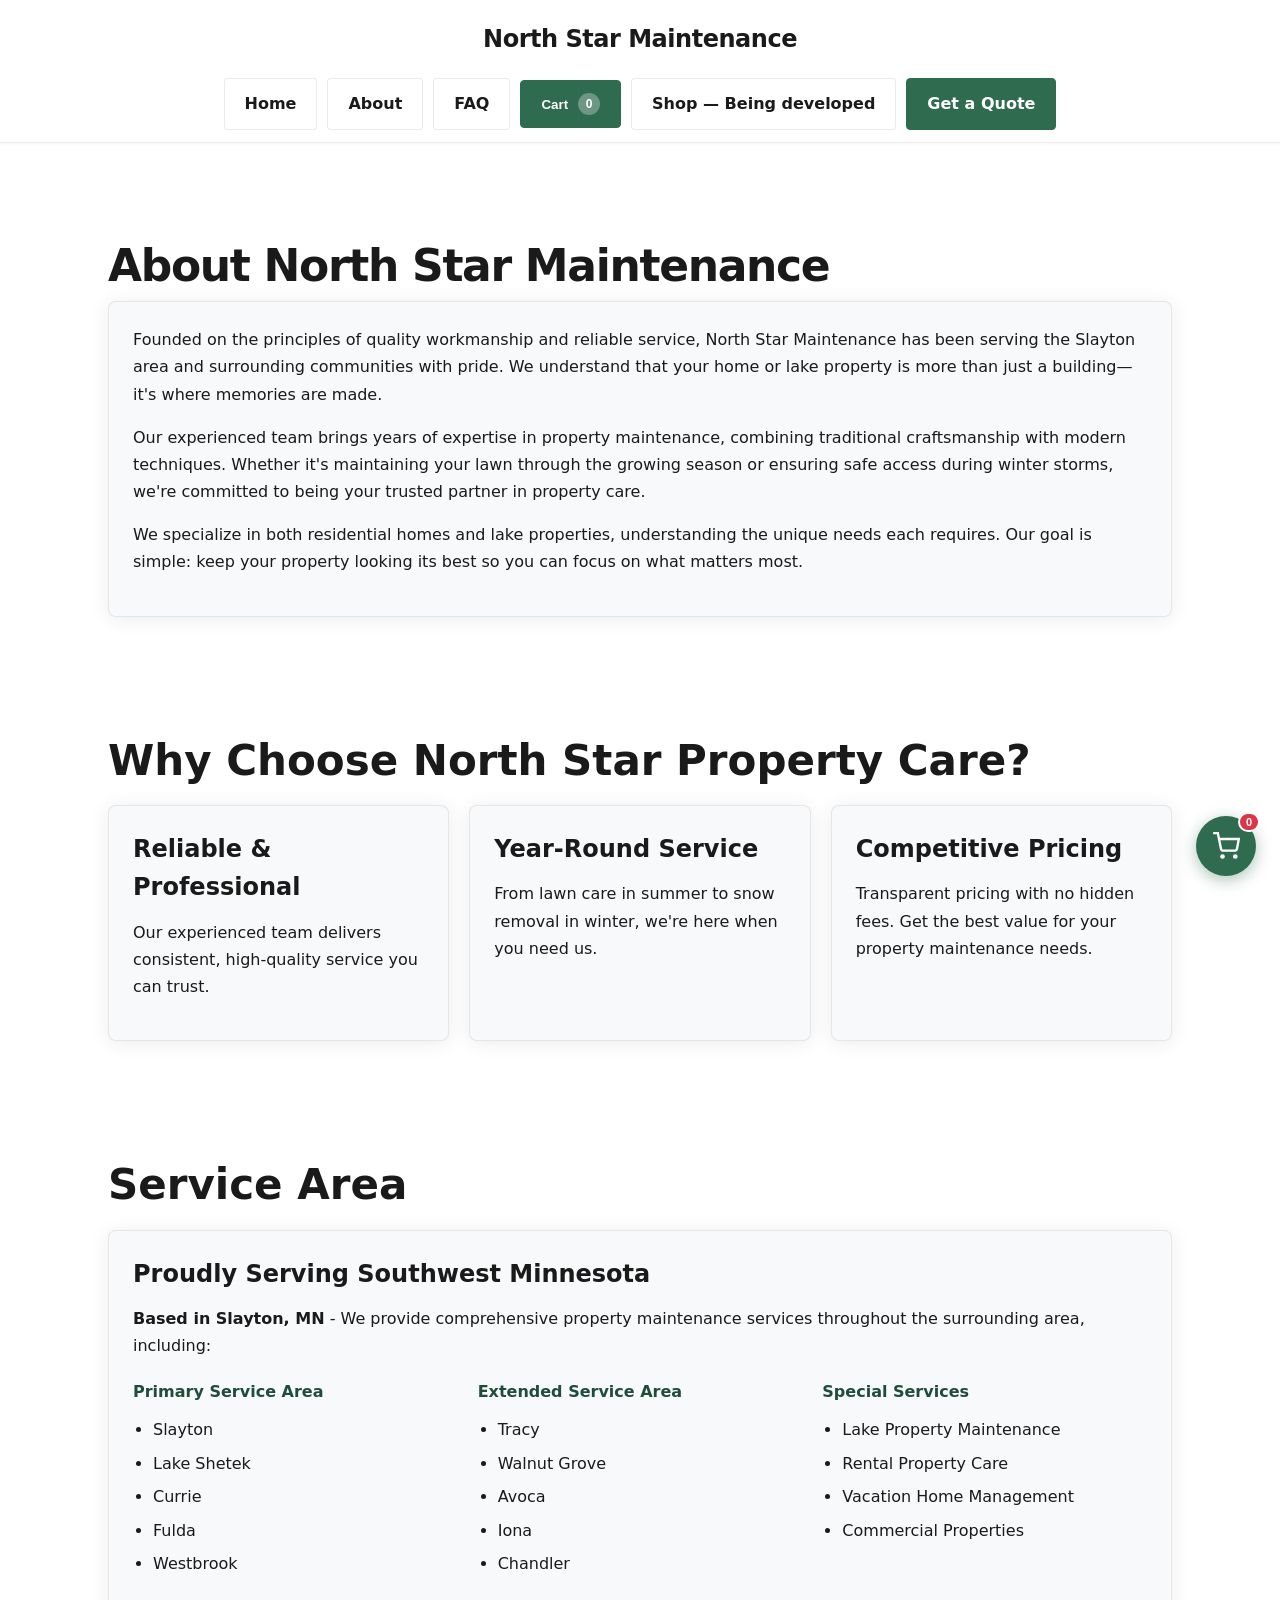
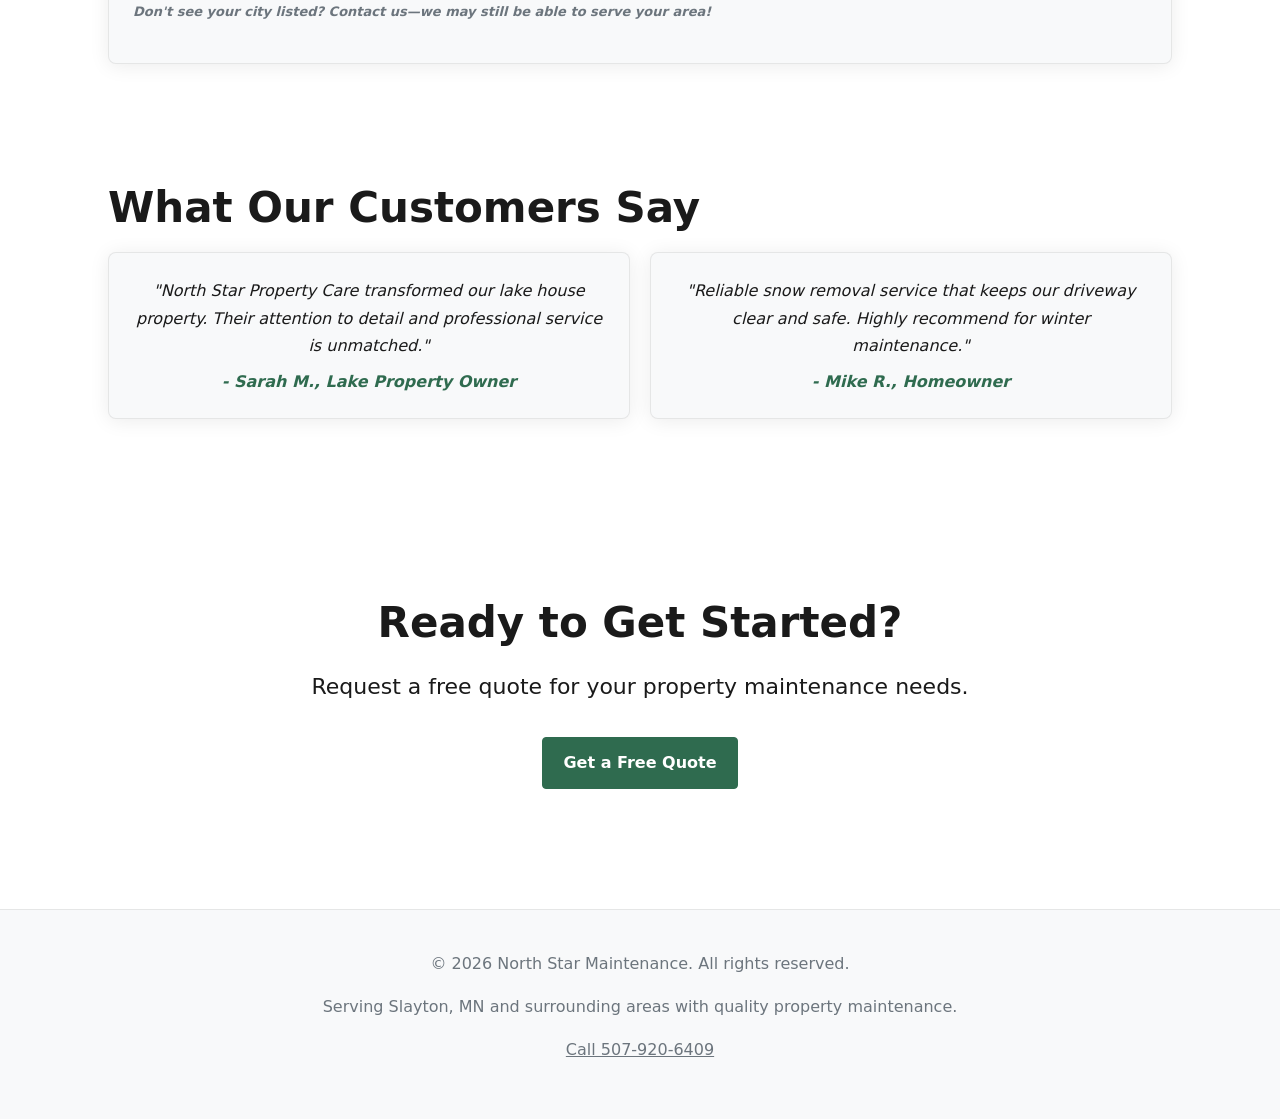
<file: about.html>
<!doctype html>
<html lang="en">
<head>
  <meta charset="utf-8" />
  <meta name="viewport" content="width=device-width,initial-scale=1,maximum-scale=5,user-scalable=yes" />
  <title>About - North Star Maintenance</title>

  <link rel="stylesheet" href="./styles.css">
</head>
<body>

<header class="nav">
  <div class="wrap nav-inner">
    <a class="brand" href="index.html">
      <span>North Star Maintenance</span>
    </a>
    <button class="mobile-menu-btn" id="mobileMenuBtn" aria-label="Toggle menu">
      <span></span>
      <span></span>
      <span></span>
    </button>
  </div>
  <div class="wrap">
    <div class="nav-actions" id="navActions">
      <a class="btn" href="index.html">Home</a>
      <a class="btn" href="about.html">About</a>
      <a class="btn" href="faq.html">FAQ</a>
      <button class="btn" id="cartBtn" type="button">
        Cart <span class="badge" id="cartCount">0</span>
      </button>
      <span class="btn disabled" title="Shop temporarily unavailable">Shop — Being developed</span>
      <a class="btn primary" href="index.html#services">Get a Quote</a>
    </div>
  </div>
</header>

<main class="wrap">
  <section style="margin-top: 40px;">
    <h1>About North Star Maintenance</h1>
    <div class="card">
      <p>Founded on the principles of quality workmanship and reliable service, North Star Maintenance has been serving the Slayton area and surrounding communities with pride. We understand that your home or lake property is more than just a building—it's where memories are made.</p>
      <p>Our experienced team brings years of expertise in property maintenance, combining traditional craftsmanship with modern techniques. Whether it's maintaining your lawn through the growing season or ensuring safe access during winter storms, we're committed to being your trusted partner in property care.</p>
      <p>We specialize in both residential homes and lake properties, understanding the unique needs each requires. Our goal is simple: keep your property looking its best so you can focus on what matters most.</p>
    </div>
  </section>

  <section id="why-choose">
    <h2>Why Choose North Star Property Care?</h2>
    <div class="grid3">
      <div class="card">
        <h3>Reliable & Professional</h3>
        <p>Our experienced team delivers consistent, high-quality service you can trust.</p>
      </div>
      <div class="card">
        <h3>Year-Round Service</h3>
        <p>From lawn care in summer to snow removal in winter, we're here when you need us.</p>
      </div>
      <div class="card">
        <h3>Competitive Pricing</h3>
        <p>Transparent pricing with no hidden fees. Get the best value for your property maintenance needs.</p>
      </div>
    </div>
  </section>

  <section id="service-area">
    <h2>Service Area</h2>
    <div class="card">
      <h3 style="margin-top:0">Proudly Serving Southwest Minnesota</h3>
      <p><strong>Based in Slayton, MN</strong> - We provide comprehensive property maintenance services throughout the surrounding area, including:</p>
      <div class="grid3" style="margin-top:20px">
        <div>
          <h4 style="color: var(--brand2); margin: 0 0 8px 0;">Primary Service Area</h4>
          <ul style="margin:0; padding-left: 20px;">
            <li>Slayton</li>
            <li>Lake Shetek</li>
            <li>Currie</li>
            <li>Fulda</li>
            <li>Westbrook</li>
          </ul>
        </div>
        <div>
          <h4 style="color: var(--brand2); margin: 0 0 8px 0;">Extended Service Area</h4>
          <ul style="margin:0; padding-left: 20px;">
            <li>Tracy</li>
            <li>Walnut Grove</li>
            <li>Avoca</li>
            <li>Iona</li>
            <li>Chandler</li>
          </ul>
        </div>
        <div>
          <h4 style="color: var(--brand2); margin: 0 0 8px 0;">Special Services</h4>
          <ul style="margin:0; padding-left: 20px;">
            <li>Lake Property Maintenance</li>
            <li>Rental Property Care</li>
            <li>Vacation Home Management</li>
            <li>Commercial Properties</li>
          </ul>
        </div>
      </div>
      <p style="margin-top:20px; font-style:italic;" class="muted">Don't see your city listed? Contact us—we may still be able to serve your area!</p>
    </div>
  </section>

  <section id="testimonials">
    <h2>What Our Customers Say</h2>
    <div class="grid2">
      <div class="card testimonial">
        <p>"North Star Property Care transformed our lake house property. Their attention to detail and professional service is unmatched."</p>
        <cite>- Sarah M., Lake Property Owner</cite>
      </div>
      <div class="card testimonial">
        <p>"Reliable snow removal service that keeps our driveway clear and safe. Highly recommend for winter maintenance."</p>
        <cite>- Mike R., Homeowner</cite>
      </div>
    </div>
  </section>

  <section id="contact-cta" style="text-align:center; margin: 60px 0;">
    <h2>Ready to Get Started?</h2>
    <p class="sub">Request a free quote for your property maintenance needs.</p>
    <a class="btn primary" href="index.html#services">Get a Free Quote</a>
  </section>
</main>

<footer class="footer">
  <div class="wrap">
    <p>&copy; 2026 North Star Maintenance. All rights reserved.</p>
    <p>Serving Slayton, MN and surrounding areas with quality property maintenance.</p>
    <p><a href="tel:507-920-6409">Call 507-920-6409</a></p>
  </div>
</footer>

<!-- Floating cart button -->
<button class="floating-cart" id="floatingCart" type="button">
  <svg width="24" height="24" viewBox="0 0 24 24" fill="none" stroke="currentColor" stroke-width="2">
    <circle cx="9" cy="21" r="1"/>
    <circle cx="20" cy="21" r="1"/>
    <path d="M1 1h4l2.68 13.39a2 2 0 0 0 2 1.61h9.72a2 2 0 0 0 2-1.61L23 6H6"/>
  </svg>
  <span class="floating-cart-badge" id="floatingCartCount">0</span>
</button>

<script src="./app.js"></script>
</body>
</html>
</file>
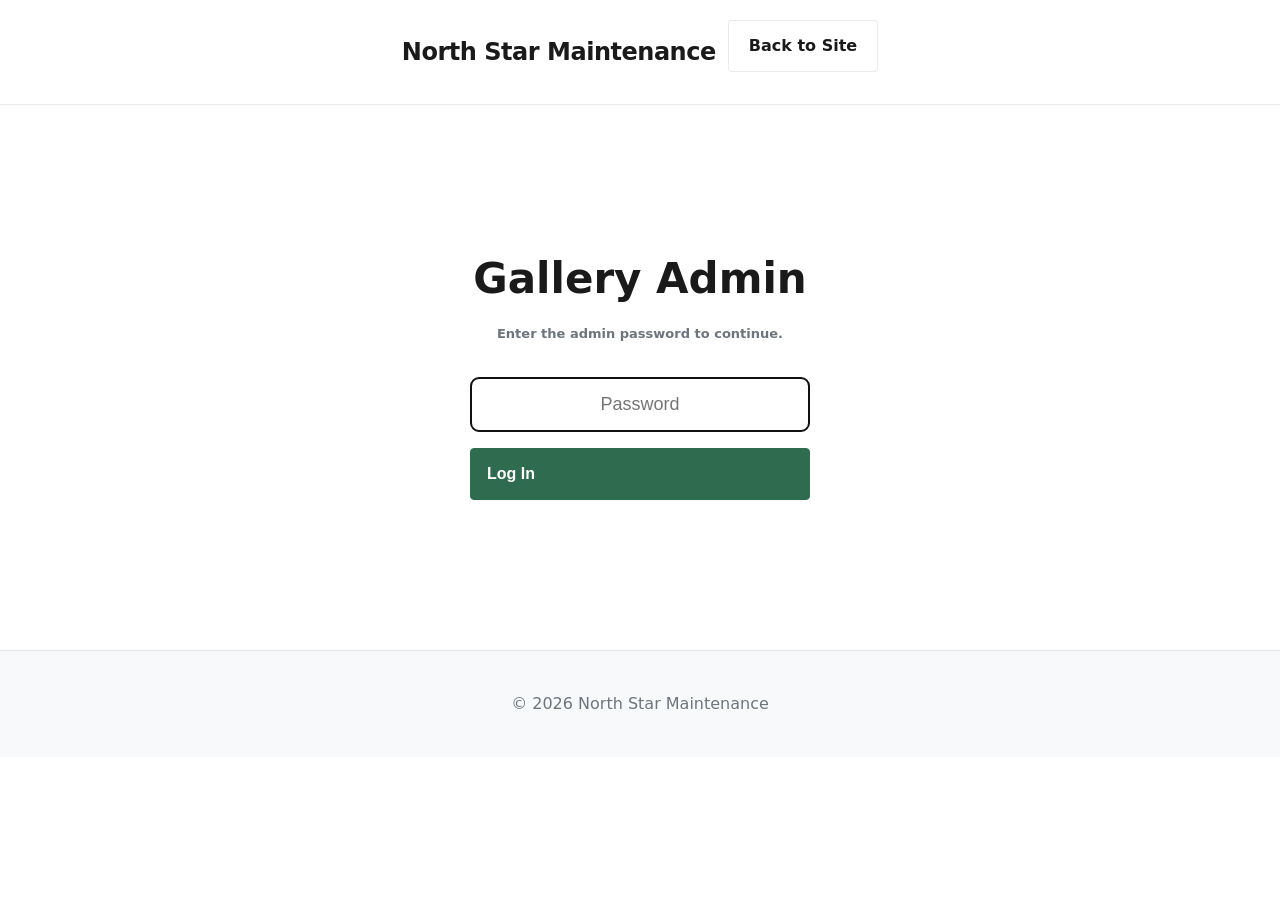
<file: admin.html>
<!doctype html>
<html lang="en">
<head>
  <meta charset="utf-8" />
  <meta name="viewport" content="width=device-width,initial-scale=1,maximum-scale=1" />
  <title>Gallery Admin - North Star Maintenance</title>
  <link rel="stylesheet" href="./styles.css">
  <style>
    #loginGate { max-width:400px; margin:120px auto; padding:30px; text-align:center; }
    #loginGate input { width:100%; padding:16px; border-radius:8px; border:1px solid var(--line); background:rgba(255,255,255,.04); color:var(--text); font-size:18px; margin:16px 0; text-align:center; }
    #loginError { color:#ff3b30; font-size:14px; display:none; margin-bottom:10px; }
    .admin-container { max-width:800px; margin:40px auto; padding:16px; display:none; }
    .admin-header { text-align:center; margin-bottom:24px; }
    .photo-form { background:var(--card); border:1px solid var(--line); border-radius:14px; padding:20px; margin-bottom:30px; }
    .form-row { margin-bottom:16px; }
    .form-row label { display:block; margin-bottom:6px; font-weight:600; color:var(--brand2); }
    .form-row input, .form-row textarea, .form-row select { width:100%; padding:14px; border-radius:8px; border:1px solid var(--line); background:rgba(255,255,255,.04); color:var(--text); font-family:inherit; font-size:16px; box-sizing:border-box; }
    .form-row select option { background:#1a2420; color:#f3f0e6; }
    .form-row textarea { min-height:70px; resize:vertical; }
    .photo-picker { border:2px dashed var(--line); border-radius:12px; padding:30px 20px; text-align:center; cursor:pointer; transition:border-color .2s, background .2s; position:relative; }
    .photo-picker:active, .photo-picker.dragover { border-color:var(--brand); background:rgba(47,107,79,.08); }
    .photo-picker input[type="file"] { position:absolute; top:0; left:0; width:100%; height:100%; opacity:0; cursor:pointer; }
    .picker-icon { font-size:48px; margin-bottom:8px; }
    .picker-text { font-size:16px; font-weight:600; color:var(--brand2); }
    .picker-sub { font-size:13px; color:var(--muted); margin-top:4px; }
    .photo-preview { display:none; margin-top:12px; text-align:center; }
    .photo-preview img { max-width:100%; max-height:300px; border-radius:10px; border:1px solid var(--line); }
    .photo-preview .change-btn { display:inline-block; margin-top:10px; font-size:15px; color:var(--brand2); cursor:pointer; text-decoration:underline; }
    .url-toggle { text-align:center; margin:12px 0; }
    .url-toggle a { font-size:13px; color:var(--muted); cursor:pointer; text-decoration:underline; }
    .url-section { display:none; }
    .photo-list { background:var(--card); border:1px solid var(--line); border-radius:14px; padding:20px; }
    .photo-item { display:flex; gap:14px; padding:14px; border:1px solid var(--line); border-radius:8px; margin-bottom:12px; align-items:center; }
    .photo-item img { width:90px; height:90px; object-fit:cover; border-radius:8px; flex-shrink:0; }
    .photo-info { flex:1; min-width:0; }
    .photo-info h4 { margin:0 0 4px; color:var(--brand2); font-size:14px; overflow:hidden; text-overflow:ellipsis; white-space:nowrap; }
    .photo-info p { margin:3px 0; font-size:13px; color:var(--muted); }
    .btn-delete { background:rgba(255,59,48,.2); border:1px solid rgba(255,59,48,.4); color:#ff3b30; padding:10px 14px; font-size:14px; white-space:nowrap; }
    .btn-delete:hover { background:rgba(255,59,48,.3); }
    .success-msg { background:rgba(47,107,79,.2); border:1px solid var(--brand); color:var(--brand2); padding:14px 16px; border-radius:8px; margin-bottom:20px; text-align:center; font-size:15px; }
    .saving-overlay { position:fixed; top:0; left:0; right:0; bottom:0; background:rgba(0,0,0,.6); display:flex; align-items:center; justify-content:center; z-index:9999; }
    .saving-overlay .msg { background:var(--card); border:1px solid var(--line); border-radius:12px; padding:30px 40px; text-align:center; font-size:16px; }
    @media(max-width:600px) {
      .admin-container { padding:10px; margin-top:20px; }
      .photo-form { padding:16px; }
      .photo-item { flex-direction:column; text-align:center; }
      .photo-item img { width:100%; height:180px; }
      .photo-info h4 { white-space:normal; }
      .btn-delete { width:100%; text-align:center; }
    }
  </style>
</head>
<body>

<header class="nav">
  <div class="wrap nav-inner">
    <a class="brand" href="index.html"><span>North Star Maintenance</span></a>
    <div class="nav-actions" id="navActions">
      <a class="btn" href="index.html">Back to Site</a>
    </div>
  </div>
</header>

<!-- Password Gate -->
<div id="loginGate">
  <h2>Gallery Admin</h2>
  <p class="muted">Enter the admin password to continue.</p>
  <div id="loginError">Incorrect password. Try again.</div>
  <input type="password" id="passwordInput" placeholder="Password" autofocus>
  <button class="btn primary" style="width:100%;padding:16px;font-size:16px" onclick="checkPassword()">Log In</button>
</div>

<!-- Admin Panel -->
<div class="admin-container" id="adminPanel">
  <div class="admin-header">
    <h1>Gallery Manager</h1>
    <p class="sub">Tap to add photos — they go live on your website instantly.</p>
  </div>

  <div id="successMsg" class="success-msg" style="display:none;"></div>

  <div class="photo-form">
    <h2 style="margin-bottom:16px">Add New Photo</h2>
    <form id="photoForm">
      <div class="form-row">
        <label>Photo *</label>
        <div class="photo-picker" id="photoPicker">
          <input type="file" accept="image/*" id="fileInput">
          <div id="pickerContent">
            <div class="picker-icon">📷</div>
            <div class="picker-text">Tap to Upload Photo or Screenshot</div>
            <div class="picker-sub">iPhone: Upload screenshots (not HEIC photos)</div>
          </div>
        </div>
        <div class="photo-preview" id="photoPreview">
          <img id="previewImg" alt="Preview">
          <div class="change-btn" id="changePhotoBtn">Change photo</div>
        </div>
      </div>

      <div class="url-toggle" id="urlToggle"><a id="urlToggleLink">Or paste an image URL instead</a></div>
      <div class="url-section" id="urlSection">
        <div class="form-row">
          <label for="imageUrl">Image URL</label>
          <input type="url" id="imageUrl" placeholder="https://i.ibb.co/xxxxx/photo.jpg">
        </div>
      </div>

      <div class="form-row">
        <label for="title">Title *</label>
        <input type="text" id="title" required placeholder="e.g., Driveway Power Wash — Maple St">
      </div>
      <div class="form-row">
        <label for="description">Description</label>
        <textarea id="description" placeholder="Optional — describe the work"></textarea>
      </div>
      <div class="form-row">
        <label for="category">Category *</label>
        <select id="category" required>
          <option value="lawn-care">Lawn Care</option>
          <option value="pressure-washing">Pressure Washing</option>
          <option value="junk-removal">Junk Removal</option>
          <option value="handyman">Handyman Services</option>
          <option value="window-washing">Window Washing</option>
          <option value="snow-removal">Snow Removal</option>
          <option value="concrete">Concrete Work</option>
          <option value="landscaping">Landscaping</option>
          <option value="before-after">Before &amp; After</option>
          <option value="lake-property">Lake Property</option>
          <option value="general">Other</option>
        </select>
      </div>
      <div class="form-row">
        <label style="display:flex; align-items:center; cursor:pointer; font-size:15px;">
          <input type="checkbox" id="showInSlideshow" checked style="width:22px; height:22px; margin-right:10px;">
          Show in homepage slideshow
        </label>
      </div>
      <button type="submit" class="btn primary" id="submitBtn" style="width:100%; margin-top:8px; padding:16px; font-size:16px;">Add Photo to Gallery</button>
    </form>
  </div>

  <div class="photo-list">
    <div style="display:flex; justify-content:space-between; align-items:center; margin-bottom:16px;">
      <h2 style="margin:0;">Current Photos (<span id="photoCount">0</span>)</h2>
    </div>
    <div id="photosList"></div>
  </div>
</div>

<!-- Saving Overlay -->
<div class="saving-overlay" id="savingOverlay" style="display:none;">
  <div class="msg" id="savingMsg">Saving…</div>
</div>

<footer>© <span id="year"></span> North Star Maintenance</footer>

<script>
document.getElementById('year').textContent = new Date().getFullYear();

// ── Config ──
var WORKER_URL = 'https://spring-credit-c30a.ckuball106.workers.dev';
var MAX_WIDTH = 1400;
var JPEG_QUALITY = 0.82;

var adminPassword = '';
var photos = [];
var pendingImageBase64 = null;

// ── Password Gate ──
document.getElementById('passwordInput').addEventListener('keydown', function(e) { if (e.key === 'Enter') checkPassword(); });

function checkPassword() {
  var pw = document.getElementById('passwordInput').value;
  if (!pw) return;
  // Save password for API calls, then try loading photos to verify
  adminPassword = pw;
  document.getElementById('loginGate').style.display = 'none';
  document.getElementById('adminPanel').style.display = 'block';
  loadPhotos();
}

// ── Worker API ──
async function workerPost(endpoint, data) {
  data.password = adminPassword;
  var resp = await fetch(WORKER_URL + endpoint, {
    method: 'POST',
    headers: { 'Content-Type': 'application/json' },
    body: JSON.stringify(data)
  });
  var result = await resp.json();
  if (!resp.ok) {
    if (resp.status === 403) {
      // Wrong password — kick back to login
      document.getElementById('adminPanel').style.display = 'none';
      document.getElementById('loginGate').style.display = 'block';
      document.getElementById('loginError').style.display = 'block';
      document.getElementById('passwordInput').value = '';
      document.getElementById('passwordInput').focus();
      adminPassword = '';
      throw new Error('wrong_password');
    }
    throw new Error(result.error || 'Server error');
  }
  return result;
}

// ── Load photos ──
async function loadPhotos() {
  showSaving('Loading photos…');
  try {
    var result = await workerPost('/gallery/photos', {});
    photos = result.photos || [];
  } catch (e) {
    if (e.message === 'wrong_password') { hideSaving(); return; }
    // Fallback: try reading the JSON file directly
    try {
      var resp = await fetch('./gallery-data.json?t=' + Date.now());
      var data = await resp.json();
      photos = data.photos || [];
    } catch(e2) { photos = []; }
  }
  hideSaving();
  renderPhotos();
}

// ── Image compression ──
function compressImage(file) {
  return new Promise(function(resolve, reject) {
    var reader = new FileReader();
    reader.onload = function(e) {
      var img = new Image();
      img.onload = function() {
        try {
          var w = img.width, h = img.height;
          if (w > MAX_WIDTH) { h = Math.round(h * (MAX_WIDTH / w)); w = MAX_WIDTH; }
          var canvas = document.createElement('canvas');
          canvas.width = w; canvas.height = h;
          var ctx = canvas.getContext('2d');
          ctx.drawImage(img, 0, 0, w, h);
          var dataUrl = canvas.toDataURL('image/jpeg', JPEG_QUALITY);
          resolve({ base64: dataUrl.split(',')[1], dataUrl: dataUrl });
        } catch(canvasErr) {
          console.error('Canvas error:', canvasErr);
          reject(new Error('Could not process image'));
        }
      };
      img.onerror = function(err) {
        console.error('Image load error:', err);
        reject(new Error('Image format not supported'));
      };
      img.src = e.target.result;
    };
    reader.onerror = function(err) {
      console.error('FileReader error:', err);
      reject(new Error('Could not read file'));
    };
    reader.readAsDataURL(file);
  });
}

// ── File picker ──
var fileInput = document.getElementById('fileInput');
var photoPreview = document.getElementById('photoPreview');
var previewImg = document.getElementById('previewImg');
var pickerDiv = document.getElementById('photoPicker');
var pickerContent = document.getElementById('pickerContent');

fileInput.addEventListener('change', async function() {
  var file = fileInput.files[0];
  if (!file) return;
  
  console.log('File selected:', file.name, file.type, file.size);
  pickerContent.innerHTML = '<div class="picker-text">Loading…</div>';
  
  // Check if it's HEIC - don't even try to process it
  var isHEIC = file.name.toLowerCase().endsWith('.heic') || file.name.toLowerCase().endsWith('.heif');
  if (isHEIC) {
    alert('⚠️ iPhone HEIC photos cannot be uploaded.\n\n✅ SOLUTION:\n\n1. Open the photo in Photos app\n2. Take a SCREENSHOT of it\n3. Upload the screenshot instead\n\nOr change Settings > Camera > Formats to "Most Compatible"');
    resetPicker();
    return;
  }
  
  try {
    pickerContent.innerHTML = '<div class="picker-text">Processing…</div>';
    var result = await compressImage(file);
    pendingImageBase64 = result.base64;
    previewImg.src = result.dataUrl;
    photoPreview.style.display = 'block';
    pickerDiv.style.display = 'none';
    document.getElementById('imageUrl').value = '';
    console.log('Success!');
  } catch(err) {
    console.error('Upload error:', err);
    alert('❌ Upload failed.\n\n✅ Try this:\n\n1. Take a SCREENSHOT of your photo\n2. Upload the screenshot\n\nScreenshots always work!');
    resetPicker();
  }
});

document.getElementById('changePhotoBtn').addEventListener('click', function() {
  resetPicker();
  fileInput.click();
});

function resetPicker() {
  pendingImageBase64 = null;
  fileInput.value = '';
  photoPreview.style.display = 'none';
  pickerDiv.style.display = 'block';
  pickerContent.innerHTML =
    '<div class="picker-icon">📷</div>' +
    '<div class="picker-text">Tap to Upload Photo or Screenshot</div>' +
    '<div class="picker-sub">iPhone: Upload screenshots (not HEIC photos)</div>';
}

// ── URL toggle ──
document.getElementById('urlToggleLink').addEventListener('click', function() {
  var sec = document.getElementById('urlSection');
  sec.style.display = sec.style.display === 'none' ? 'block' : 'none';
});

// ── UI helpers ──
function showSaving(msg) { document.getElementById('savingMsg').textContent = msg || 'Saving…'; document.getElementById('savingOverlay').style.display = 'flex'; }
function hideSaving() { document.getElementById('savingOverlay').style.display = 'none'; }
function esc(str) { return String(str).replace(/&/g,'&amp;').replace(/</g,'&lt;').replace(/>/g,'&gt;').replace(/"/g,'&quot;'); }

var categoryNames = {
  'lawn-care':'Lawn Care','pressure-washing':'Pressure Washing','junk-removal':'Junk Removal',
  'handyman':'Handyman','window-washing':'Window Washing','snow-removal':'Snow Removal',
  'concrete':'Concrete','landscaping':'Landscaping','before-after':'Before & After',
  'lake-property':'Lake Property','general':'Other'
};

function renderPhotos() {
  var container = document.getElementById('photosList');
  document.getElementById('photoCount').textContent = photos.length;
  if (photos.length === 0) {
    container.innerHTML = '<p class="muted">No photos yet. Add your first one above!</p>';
    return;
  }
  container.innerHTML = photos.map(function(photo) {
    return '<div class="photo-item">' +
      '<img src="' + esc(photo.imageUrl) + '" alt="' + esc(photo.title) + '" onerror="this.style.background=\'#333\';this.alt=\'Image not found\';">' +
      '<div class="photo-info">' +
        '<h4>' + esc(photo.title) + '</h4>' +
        '<p>' + esc(photo.description || '') + '</p>' +
        '<p><span class="badge">' + esc(categoryNames[photo.category] || photo.category) + '</span>' +
        (photo.slideshow !== false ? ' <span class="badge" style="background:rgba(47,107,79,.3)">Slideshow</span>' : '') + '</p>' +
      '</div>' +
      '<button class="btn btn-delete" onclick="deletePhoto(' + photo.id + ')">Delete</button>' +
    '</div>';
  }).join('');
}

// ── Add photo ──
document.getElementById('photoForm').addEventListener('submit', async function(e) {
  e.preventDefault();
  var titleVal = document.getElementById('title').value.trim();
  if (!titleVal) return;

  var urlVal = document.getElementById('imageUrl').value.trim();
  if (!pendingImageBase64 && !urlVal) { alert('Pick a photo or paste an image URL.'); return; }

  showSaving('Uploading photo…');
  try {
    var payload = {
      title: titleVal,
      description: document.getElementById('description').value.trim() || '',
      category: document.getElementById('category').value,
      slideshow: document.getElementById('showInSlideshow').checked
    };
    if (pendingImageBase64) {
      payload.image = pendingImageBase64;
    } else {
      payload.imageUrl = urlVal;
    }

    var result = await workerPost('/gallery/add', payload);
    if (result.photo) photos.unshift(result.photo);

    var msg = document.getElementById('successMsg');
    msg.textContent = '\u2713 Photo published! It\u2019s live on your website now.';
    msg.style.display = 'block';
    setTimeout(function() { msg.style.display = 'none'; }, 5000);
    this.reset();
    document.getElementById('showInSlideshow').checked = true;
    resetPicker();
    document.getElementById('urlSection').style.display = 'none';
    renderPhotos();
    window.scrollTo({ top: 0, behavior: 'smooth' });
  } catch(err) {
    if (err.message !== 'wrong_password') alert('Error: ' + err.message);
  }
  hideSaving();
});

// ── Delete photo ──
async function deletePhoto(id) {
  if (!confirm('Delete this photo from the gallery?')) return;
  showSaving('Deleting…');
  try {
    await workerPost('/gallery/delete', { photoId: id });
    photos = photos.filter(function(p) { return p.id !== id; });
    renderPhotos();
  } catch(err) {
    if (err.message !== 'wrong_password') alert('Error: ' + err.message);
  }
  hideSaving();
}
</script>
</body>
</html>
</file>
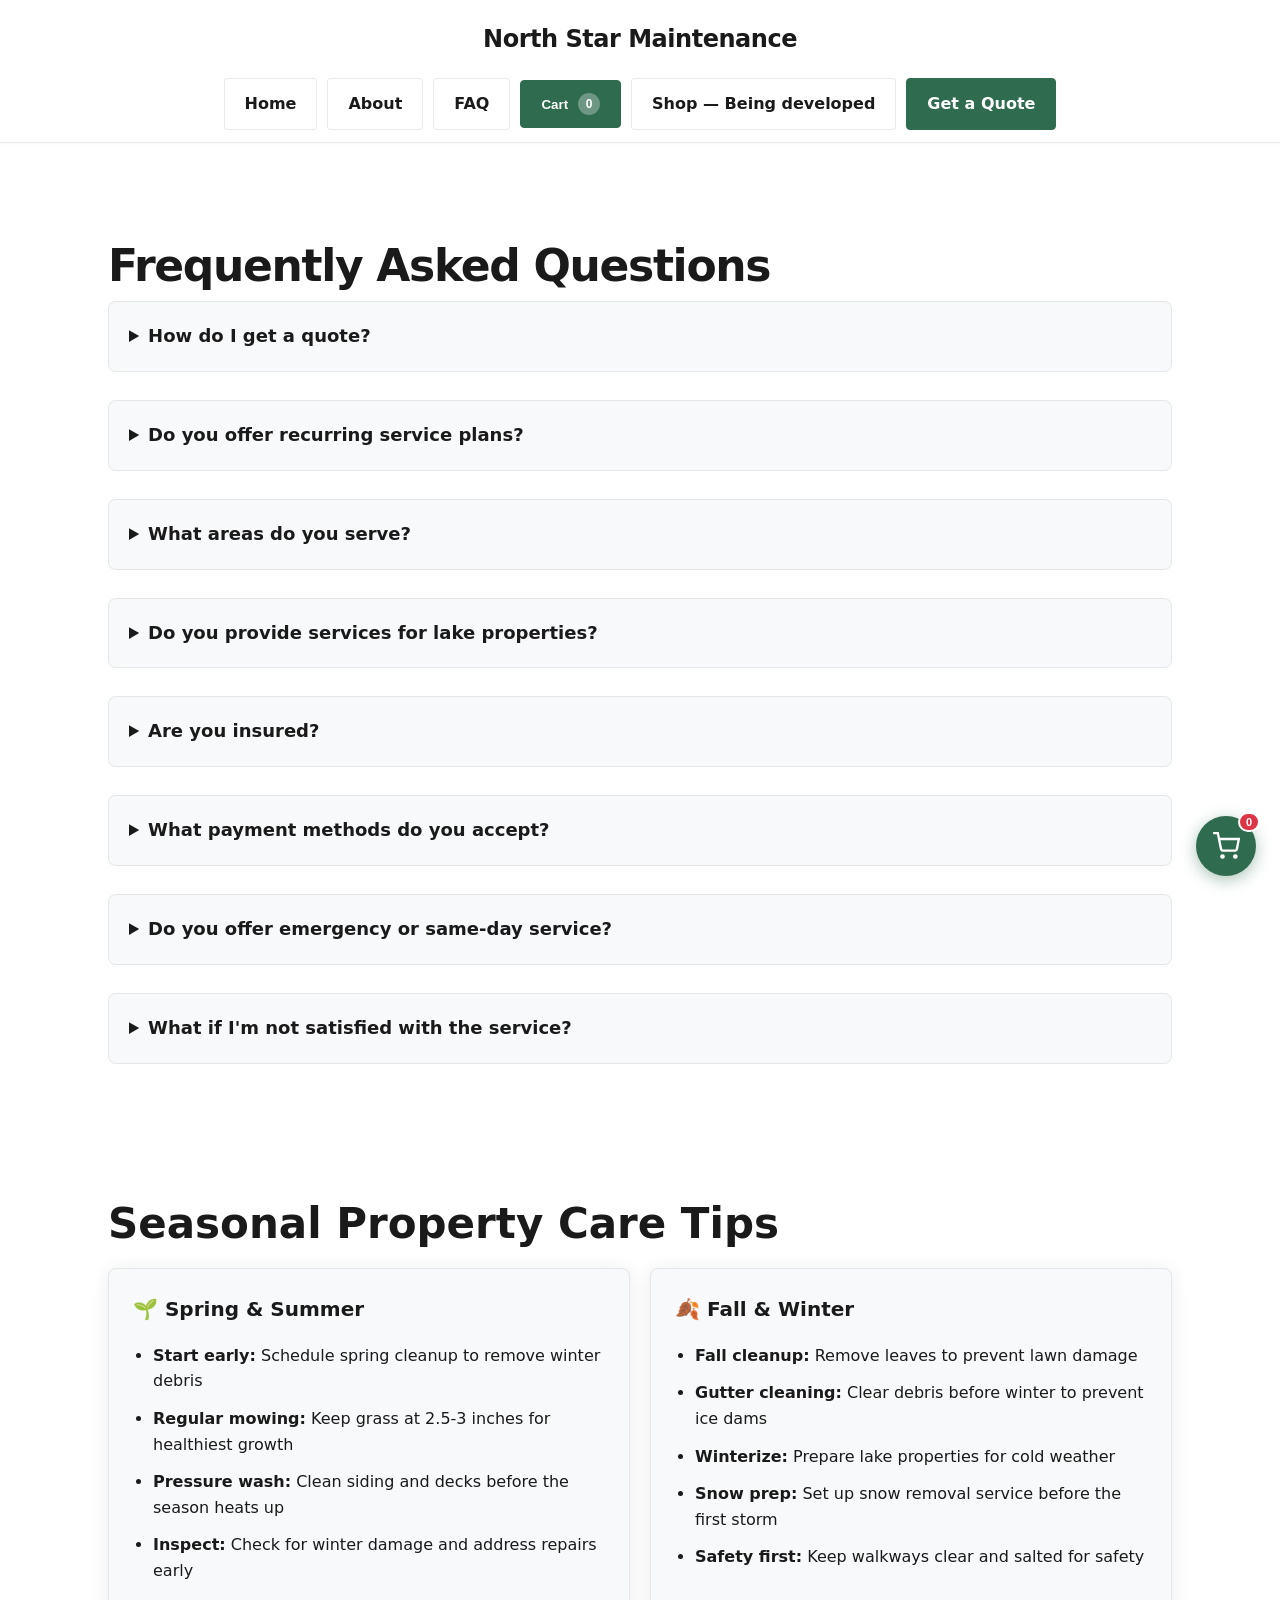
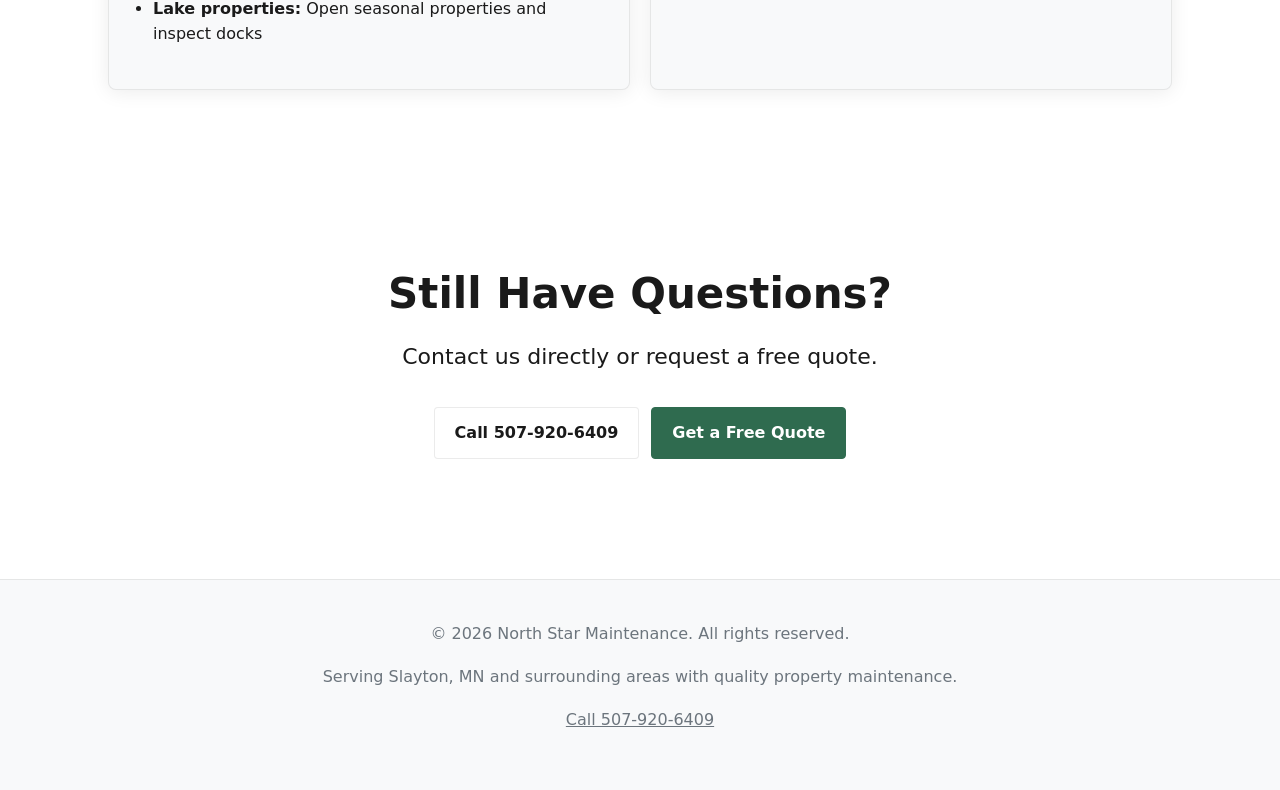
<file: faq.html>
<!doctype html>
<html lang="en">
<head>
  <meta charset="utf-8" />
  <meta name="viewport" content="width=device-width,initial-scale=1,maximum-scale=5,user-scalable=yes" />
  <title>FAQ - North Star Maintenance</title>

  <link rel="stylesheet" href="./styles.css">
</head>
<body>

<header class="nav">
  <div class="wrap nav-inner">
    <a class="brand" href="index.html">
      <span>North Star Maintenance</span>
    </a>
    <button class="mobile-menu-btn" id="mobileMenuBtn" aria-label="Toggle menu">
      <span></span>
      <span></span>
      <span></span>
    </button>
  </div>
  <div class="wrap">
    <div class="nav-actions" id="navActions">
      <a class="btn" href="index.html">Home</a>
      <a class="btn" href="about.html">About</a>
      <a class="btn" href="faq.html">FAQ</a>
      <button class="btn" id="cartBtn" type="button">
        Cart <span class="badge" id="cartCount">0</span>
      </button>
      <span class="btn disabled" title="Shop temporarily unavailable">Shop — Being developed</span>
      <a class="btn primary" href="index.html#services">Get a Quote</a>
    </div>
  </div>
</header>

<main class="wrap">
  <section id="faq" style="margin-top: 40px;">
    <h1>Frequently Asked Questions</h1>
    <div class="faq-list">
      <details class="service-detail">
        <summary>How do I get a quote?</summary>
        <div class="detail-content">
          <p>Getting a quote is easy! Simply select the services you need from our Services section, add them to your cart, and submit a quote request. You can also call us directly at <a href="tel:507-920-6409">507-920-6409</a> to discuss your needs.</p>
        </div>
      </details>

      <details class="service-detail">
        <summary>Do you offer recurring service plans?</summary>
        <div class="detail-content">
          <p>Yes! We offer weekly, bi-weekly, and monthly service plans for lawn care and other maintenance services. Recurring plans come with discounted rates—up to 15% off for weekly service.</p>
        </div>
      </details>

      <details class="service-detail">
        <summary>What areas do you serve?</summary>
        <div class="detail-content">
          <p>We're based in Slayton, MN and serve the surrounding communities including Lake Shetek, Currie, Fulda, Westbrook, Tracy, and more. Contact us to confirm service availability in your area.</p>
        </div>
      </details>

      <details class="service-detail">
        <summary>Do you provide services for lake properties?</summary>
        <div class="detail-content">
          <p>Absolutely! We specialize in lake property maintenance including dock washing, shoreline cleanup, seasonal opening/closing services, and regular upkeep for vacation homes.</p>
        </div>
      </details>

      <details class="service-detail">
        <summary>Are you insured?</summary>
        <div class="detail-content">
          <p>Yes, North Star Maintenance is fully insured for your peace of mind. We take safety seriously and maintain comprehensive liability coverage.</p>
        </div>
      </details>

      <details class="service-detail">
        <summary>What payment methods do you accept?</summary>
        <div class="detail-content">
          <p>We accept cash, checks, and major credit cards. Payment is typically due upon completion of service, though we can arrange other terms for recurring customers.</p>
        </div>
      </details>

      <details class="service-detail">
        <summary>Do you offer emergency or same-day service?</summary>
        <div class="detail-content">
          <p>We understand emergencies happen! While we can't always guarantee same-day service, we do our best to accommodate urgent requests. Call us at <a href="tel:507-920-6409">507-920-6409</a> and we'll work with you.</p>
        </div>
      </details>

      <details class="service-detail">
        <summary>What if I'm not satisfied with the service?</summary>
        <div class="detail-content">
          <p>Your satisfaction is our priority. If you're not completely happy with our work, please let us know within 48 hours and we'll make it right—guaranteed.</p>
        </div>
      </details>
    </div>
  </section>

  <section id="seasonal-tips">
    <h2>Seasonal Property Care Tips</h2>
    <div class="grid2">
      <div class="card">
        <h3>🌱 Spring & Summer</h3>
        <ul>
          <li><strong>Start early:</strong> Schedule spring cleanup to remove winter debris</li>
          <li><strong>Regular mowing:</strong> Keep grass at 2.5-3 inches for healthiest growth</li>
          <li><strong>Pressure wash:</strong> Clean siding and decks before the season heats up</li>
          <li><strong>Inspect:</strong> Check for winter damage and address repairs early</li>
          <li><strong>Lake properties:</strong> Open seasonal properties and inspect docks</li>
        </ul>
      </div>
      <div class="card">
        <h3>🍂 Fall & Winter</h3>
        <ul>
          <li><strong>Fall cleanup:</strong> Remove leaves to prevent lawn damage</li>
          <li><strong>Gutter cleaning:</strong> Clear debris before winter to prevent ice dams</li>
          <li><strong>Winterize:</strong> Prepare lake properties for cold weather</li>
          <li><strong>Snow prep:</strong> Set up snow removal service before the first storm</li>
          <li><strong>Safety first:</strong> Keep walkways clear and salted for safety</li>
        </ul>
      </div>
    </div>
  </section>

  <section id="contact-cta" style="text-align:center; margin: 60px 0;">
    <h2>Still Have Questions?</h2>
    <p class="sub">Contact us directly or request a free quote.</p>
    <div style="display: flex; gap: 12px; justify-content: center; flex-wrap: wrap;">
      <a class="btn" href="tel:507-920-6409">Call 507-920-6409</a>
      <a class="btn primary" href="index.html#services">Get a Free Quote</a>
    </div>
  </section>
</main>

<footer class="footer">
  <div class="wrap">
    <p>&copy; 2026 North Star Maintenance. All rights reserved.</p>
    <p>Serving Slayton, MN and surrounding areas with quality property maintenance.</p>
    <p><a href="tel:507-920-6409">Call 507-920-6409</a></p>
  </div>
</footer>

<!-- Floating cart button -->
<button class="floating-cart" id="floatingCart" type="button">
  <svg width="24" height="24" viewBox="0 0 24 24" fill="none" stroke="currentColor" stroke-width="2">
    <circle cx="9" cy="21" r="1"/>
    <circle cx="20" cy="21" r="1"/>
    <path d="M1 1h4l2.68 13.39a2 2 0 0 0 2 1.61h9.72a2 2 0 0 0 2-1.61L23 6H6"/>
  </svg>
  <span class="floating-cart-badge" id="floatingCartCount">0</span>
</button>

<script src="./app.js"></script>
</body>
</html>
</file>
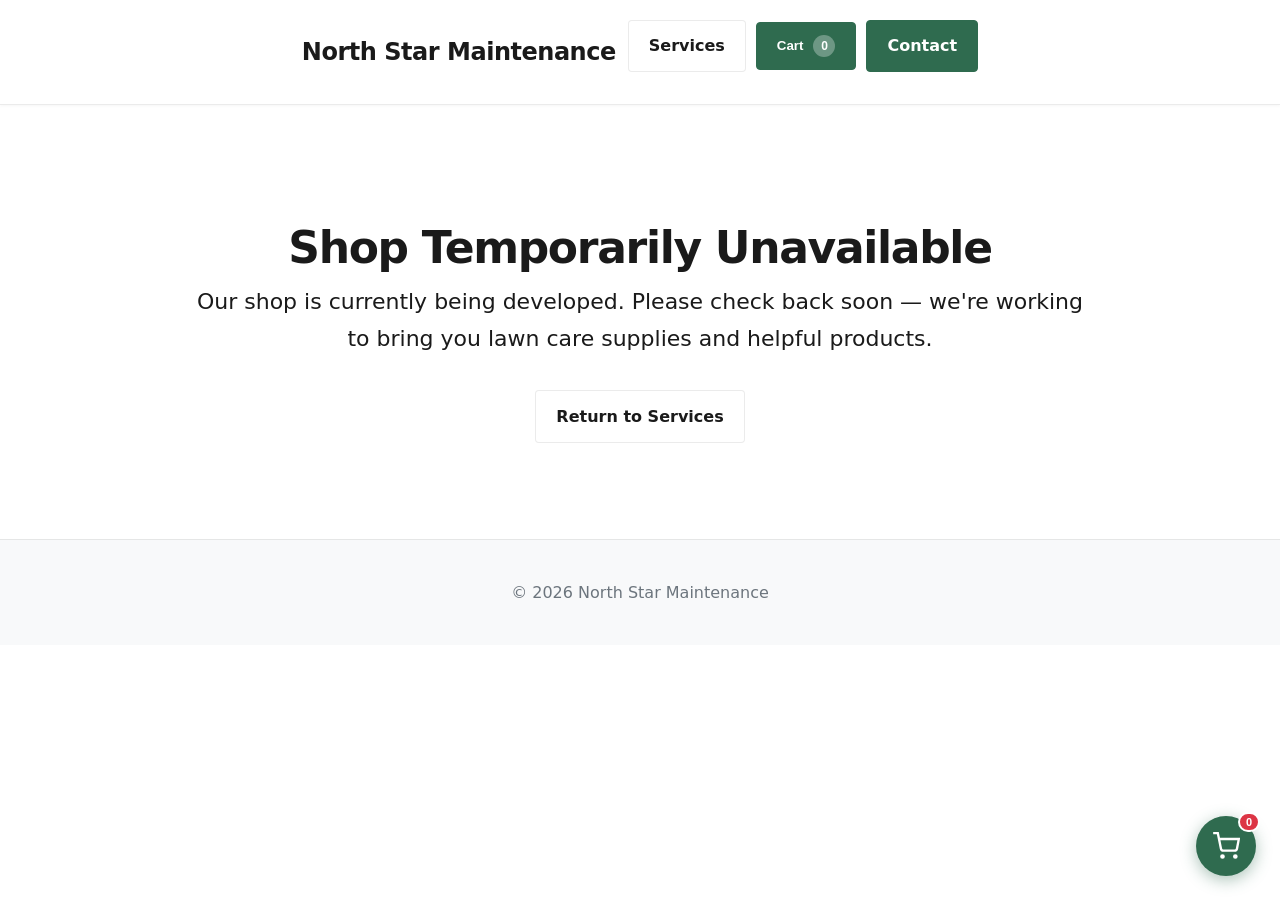
<file: shop.html>
<!doctype html>
<html lang="en">
<head>
  <meta charset="utf-8" />
  <meta name="viewport" content="width=device-width,initial-scale=1" />
  <title>Shop - North Star Maintenance</title>

  <link rel="stylesheet" href="./styles.css">
</head>
<body>

<header class="nav">
  <div class="wrap nav-inner">
    <a class="brand" href="index.html">
      <span>North Star Maintenance</span>
    </a>
    <button class="mobile-menu-btn" id="mobileMenuBtn" aria-label="Toggle menu">
      <span></span>
      <span></span>
      <span></span>
    </button>
    <div class="nav-actions" id="navActions">
      <a class="btn" href="index.html">Services</a>
      <button class="btn" id="cartBtn" type="button">
        Cart <span class="badge" id="cartCount">0</span>
      </button>
      <a class="btn primary" href="index.html#contact">Contact</a>
    </div>
  </div>
</header>

<main class="wrap">
  <section class="hero">
    <h1>Shop Temporarily Unavailable</h1>
    <p class="sub">Our shop is currently being developed. Please check back soon — we're working to bring you lawn care supplies and helpful products.</p>
    <p style="margin-top:12px"><a class="btn" href="index.html">Return to Services</a></p>
  </section>
</main>

<!-- Cart Drawer -->
<aside class="cart-drawer" id="cartDrawer">
  <div class="cart-head">
    <b>Your Cart</b>
    <button class="iconbtn" id="cartClose" title="Close cart - your items are saved">✕</button>
  </div>
  <div class="cart-body" id="cartItems"></div>
  <div class="cart-foot">
    <div>
      <div class="muted">Total</div>
      <div id="cartTotalPrice" style="font-weight:900; font-size:18px;">$0</div>
    </div>
    <div>
      <button class="btn" id="clearCart">Clear</button>
      <button class="btn primary" id="checkoutBtn">Proceed to Checkout</button>
    </div>
  </div>
</aside>

<footer>
  © <span id="year"></span> North Star Maintenance
</footer>

<!-- Floating cart button -->
<button class="floating-cart" id="floatingCart" type="button">
  <svg width="24" height="24" viewBox="0 0 24 24" fill="none" stroke="currentColor" stroke-width="2">
    <circle cx="9" cy="21" r="1"/>
    <circle cx="20" cy="21" r="1"/>
    <path d="M1 1h4l2.68 13.39a2 2 0 0 0 2 1.61h9.72a2 2 0 0 0 2-1.61L23 6H6"/>
  </svg>
  <span class="floating-cart-badge" id="floatingCartCount">0</span>
</button>

<!-- Toast notification -->
<div id="toast" class="toast">Added to cart</div>

  <script src="./shop.js" defer></script>
</body>
</html>
</file>
<file: styles.css>
:root{
  /* Clean modern light theme */
  --bg:#ffffff;
  --card:#f8f9fa;
  --text:#1a1a1a;
  --muted:#6c757d;
  --brand:#2f6b4f;
  --brand2:#1e4d3a;
  --line:rgba(0,0,0,.08);
  --shadow: 0 2px 20px rgba(0,0,0,.08);
  --max: 1100px;
}

*{box-sizing:border-box}

html{
  overflow-x:hidden;
}

body{
  margin:0;
  font-family: ui-sans-serif, system-ui, -apple-system, Segoe UI, Roboto, Helvetica, Arial;
  color:var(--text);
  background: var(--bg);
  line-height:1.6;
  overflow-x:hidden;
  width:100%;
}

a{color:inherit}

.wrap{
  max-width:var(--max);
  margin:0 auto;
  padding:0 18px;
  position:relative;
  z-index:1;
}

/* Nav */
.nav{
  position:sticky;
  top:0;
  z-index:50;
  background: rgba(255,255,255,0.95);
  backdrop-filter:blur(10px);
  border-bottom:1px solid var(--line);
  box-shadow: 0 1px 3px rgba(0,0,0,.04);
}

.nav-inner{
  display:flex;
  align-items:center;
  justify-content:space-between;
  padding:20px 0;
  gap:12px;
}

.brand{
  display:flex;
  align-items:center;
  gap:8px;
  font-weight:800;
  text-decoration:none;
  white-space:nowrap;
  font-size:24px;
  letter-spacing:-0.02em;
  color:var(--text);
  transition:color 0.2s ease;
}

.brand:hover{
  color:var(--brand);
}

.nav-actions{
  display:flex;
  align-items:center;
  gap:10px;
  flex-wrap:wrap;
  justify-content:center;
  padding-bottom:12px;
}

.mobile-menu-btn{
  display:none;
  flex-direction:column;
  gap:5px;
  background:none;
  border:none;
  cursor:pointer;
  padding:8px;
  margin-left:auto;
}

.mobile-menu-btn span{
  width:25px;
  height:3px;
  background:var(--text);
  border-radius:2px;
  transition:all 0.3s ease;
}

.mobile-menu-btn:hover span{
  background:var(--brand);
}

#cartBtn{
  color: white;
  background: var(--brand);
  border: 1px solid var(--brand);
}

@keyframes pulse {
  0% { transform: scale(1); }
  50% { transform: scale(1.05); }
  100% { transform: scale(1); }
}

/* Buttons */
.btn{
  padding:12px 20px;
  border-radius:4px;
  text-decoration:none;
  font-weight:600;
  border:1px solid var(--line);
  display:inline-flex;
  gap:10px;
  align-items:center;
  background: var(--bg);
  cursor:pointer;
  color: var(--text);
  transition: all 0.2s ease;
}

.btn:hover{
  background: var(--card);
  border-color: var(--muted);
}

.btn.primary{
  background: var(--brand);
  color:#fff;
  border:1px solid var(--brand);
}

.btn.primary:hover{
  background: var(--brand2);
  border-color: var(--brand2);
}

.btn:disabled{
  opacity:.55;
  cursor:not-allowed;
}

.btn:disabled:hover{
  background: var(--bg);
  filter:none;
}

.badge{
  min-width:22px;
  height:22px;
  padding:0 7px;
  border-radius:999px;
  display:inline-flex;
  align-items:center;
  justify-content:center;
  font-size:12px;
  font-weight:700;
  background: rgba(255,255,255,.3);
  color: white;
  white-space:nowrap;
}

/* Layout */
.hero{
  padding:120px 0 80px;
  text-align:center;
  max-width:900px;
  margin:0 auto;
}

.hero-brand{
  display:flex;
  flex-direction:column;
  align-items:center;
  gap:10px;
  margin:0 0 20px;
}

.hero-logo{
  width:240px;
  height:auto;
  display:block;
  filter: drop-shadow(0 4px 18px rgba(0,0,0,.12));
}

.hero-name{
  font-size:26px;
  font-weight:800;
  letter-spacing:-0.02em;
  line-height:1.1;
}

h1{
  font-size:64px;
  margin:0 0 24px;
  font-weight:900;
  line-height:1.05;
  letter-spacing:-0.03em;
}

h2{
  font-size:42px;
  margin:0 0 20px;
  font-weight:800;
  line-height:1.15;
}

h3{
  font-size:24px;
  margin:0 0 12px;
  font-weight:700;
}

p{
  margin:0 0 16px;
  line-height:1.7;
}

p.sub{
  font-size:22px;
  color:var(--text);
  max-width:100%;
  line-height:1.7;
  margin-bottom:32px;
  font-weight:500;
}

.cta-large{
  padding:18px 40px;
  font-size:18px;
  font-weight:700;
  text-transform:uppercase;
  letter-spacing:0.5px;
}

.section-title{
  text-align:center;
  font-size:48px;
  margin-bottom:48px;
}

/* Stats Banner */
.stats-banner{
  background:var(--brand);
  color:white;
  padding:60px 0;
  margin:80px 0;
}

.stats-grid{
  display:grid;
  grid-template-columns:repeat(auto-fit,minmax(200px,1fr));
  gap:40px;
  text-align:center;
}

.stat h2{
  font-size:56px;
  margin:0 0 8px;
  color:white;
}

.stat p{
  font-size:18px;
  color:rgba(255,255,255,0.9);
  margin:0;
}

/* How to Order Instructions */
.how-to-order{
  background: rgba(47,107,79,0.05);
  border:1px solid rgba(47,107,79,0.15);
  border-radius:8px;
  padding:20px 24px;
  margin:24px 0;
}

.how-to-order h3{
  margin:0 0 12px;
  font-size:20px;
  color:var(--text);
}

.how-to-order ol{
  margin:0;
  padding-left:24px;
  color:var(--text);
}

.how-to-order li{
  margin:8px 0;
  line-height:1.5;
  font-size:15px;
}

.how-to-order strong{
  color:var(--brand);
}

/* Emergency Banner */
.emergency-banner{
  background: linear-gradient(135deg, var(--brand), var(--brand2));
  border-radius: 8px;
  padding:24px 32px;
  margin:32px 0;
  display:flex;
  align-items:center;
  justify-content:space-between;
  gap:20px;
  flex-wrap:wrap;
  box-shadow:var(--shadow);
}

.emergency-content{
  display:flex;
  flex-direction:column;
  gap:6px;
}

.emergency-content strong{
  font-size:20px;
  color:#fff;
  font-weight:800;
}

.emergency-content span{
  color:rgba(255,255,255,0.9);
  font-size:16px;
}

h1{
  font-size:44px;
  margin:0 0 12px;
}

.sub{
  color:var(--muted);
  max-width:600px;
}

section{
  padding:60px 0;
  position:relative;
  z-index:1;
}

/* Cards */
.grid3{
  display:grid;
  grid-template-columns:repeat(auto-fit,minmax(220px,1fr));
  gap:20px;
}

.grid2{
  display:grid;
  grid-template-columns:repeat(auto-fit,minmax(300px,1fr));
  gap:20px;
}

.card{
  background: var(--card);
  border-radius:8px;
  padding:24px;
  border:1px solid var(--line);
  box-shadow: var(--shadow);
}

.service-card{
  cursor:pointer;
  transition: transform .2s ease, box-shadow .2s ease, border-color .2s ease;
  position:relative;
  user-select:none;
}

.service-card:hover{
  transform: translateY(-2px);
  box-shadow: 0 4px 24px rgba(0,0,0,.12);
  border-color: var(--brand);
}

.service-card:active{
  transform: translateY(0px) scale(.99);
}

.testimonial{
  text-align:center;
}

.testimonial p{
  font-style:italic;
  margin-bottom:10px;
}

.testimonial cite{
  color:var(--brand);
  font-weight:700;
}

.service-detail{
  background: var(--card);
  border-radius:8px;
  border:1px solid var(--line);
  margin-bottom:16px;
  overflow:hidden;
}

.service-detail summary{
  padding:20px;
  cursor:pointer;
  font-weight:600;
  font-size:18px;
  background: var(--card);
  transition: background .2s ease;
}

.service-detail summary:hover{
  background: #fff;
}

.detail-content{
  padding:0 20px 20px;
  color:var(--muted);
}

.detail-content ul{
  margin:10px 0;
  padding-left:20px;
}

.detail-content li{
  margin-bottom:8px;
}

.service-top{
  display:flex;
  align-items:flex-start;
  justify-content:space-between;
  gap:10px;
}

.service-top h3{margin:0;}

.service-desc{
  margin:10px 0 0;
  color:var(--muted);
}

.service-hint{
  margin-top:12px;
  color:rgba(203,191,168,.95);
  font-weight:700;
  font-size:13px;
}

/* Cart drawer */
.cart-drawer{
  position:fixed;
  right:18px;
  top:126px;
  bottom:18px;
  width:min(420px, calc(100vw - 36px));
  border-radius: 8px;
  border:1px solid var(--line);
  background: var(--bg);
  box-shadow: 0 4px 40px rgba(0,0,0,.15);
  overflow:hidden;
  display:none;
  z-index:320;
}

.cart-drawer.open{
  display:flex;
  flex-direction:column;
}

.cart-head{
  display:flex;
  align-items:center;
  justify-content:space-between;
  padding:14px 14px;
  border-bottom:1px solid var(--line);
}

.cart-head b{font-size:14px;}

.cart-body{
  padding:10px 14px;
  overflow-y:auto;
  flex:1;
}

.cart-row{
  display:flex;
  flex-direction:column;
  gap:10px;
  padding:12px 0;
  border-bottom:1px solid rgba(255,255,255,.06);
}

.cart-row:last-child{border-bottom:none;}

.cart-row-top{
  display:flex;
  align-items:flex-start;
  justify-content:space-between;
  gap:10px;
}

.cart-row .name{font-weight:900;}

.qty{
  display:flex;
  align-items:center;
  gap:8px;
  flex-wrap:wrap;
  justify-content:flex-end;
}

.iconbtn{
  padding:8px 10px;
  border-radius:4px;
  border:1px solid var(--line);
  background: var(--bg);
  color:var(--text);
  font-weight:600;
  cursor:pointer;
  transition: all 0.2s ease;
}

.iconbtn:hover{
  background: var(--card);
  border-color: var(--muted);
}

.notearea{
  width:100%;
  border-radius:4px;
  border:1px solid var(--line);
  background: var(--bg);
  color: var(--text);
  padding:12px;
  min-height: 80px;
  resize: vertical;
  outline: none;
  font-family: inherit;
}

.notearea:focus{border-color: var(--brand);}

/* Form fields */
.field{
  width:100%;
  border-radius:4px;
  border:1px solid var(--line);
  background: var(--bg);
  color: var(--text);
  padding:12px;
  outline:none;
  font-family: inherit;
}

.field:focus{border-color: var(--brand);}

.form-grid{
  display:grid;
  grid-template-columns:1fr 1fr;
  gap:12px;
}

@media(max-width:720px){
  .form-grid{grid-template-columns:1fr}
}

.cart-foot{
  padding:12px 14px;
  border-top:1px solid var(--line);
  display:flex;
  gap:12px;
  flex-wrap:wrap;
  justify-content:space-between;
  align-items:flex-start;
}
#clearCart{
  background: #dc3545;
  color: #fff;
  border: 1px solid #dc3545;
}
#clearCart:hover{
  background: #c82333;
  border-color: #c82333;
}
.muted{
  color:var(--muted);
  font-weight:700;
  font-size:13px;
}

/* Modals */
.modal-backdrop{
  position:fixed;
  inset:0;
  background: rgba(0,0,0,.4);
  display:none;
  z-index:200;
}

.modal-backdrop.open{display:block;}

.modal{
  position:fixed;
  left:50%;
  top:50%;
  transform: translate(-50%, -50%);
  width: min(720px, calc(100vw - 36px));
  max-height: 80vh;
  overflow:hidden;
  border-radius: 8px;
  border:1px solid var(--line);
  background: var(--bg);
  box-shadow: 0 8px 40px rgba(0,0,0,.15);
  display:none;
  z-index:250;
}

.modal.open{display:block;}

.modal-head{
  display:flex;
  align-items:center;
  justify-content:space-between;
  gap:10px;
  padding:14px 14px;
  border-bottom:1px solid var(--line);
}

.modal-head b{font-size:14px;}

.modal-body{
  padding:14px;
  overflow:auto;
  -webkit-overflow-scrolling: touch;
  max-height: calc(80vh - 130px);
}

.modal-grid{
  display:grid;
  grid-template-columns:repeat(auto-fit,minmax(220px,1fr));
  gap:12px;
}

.pick{
  border:1px solid var(--line);
  background: var(--card);
  border-radius: 8px;
  padding:16px;
  cursor:pointer;
  transition: transform .2s ease, box-shadow .2s ease, border-color .2s ease;
  user-select:none;
}

.pick:hover{
  transform: translateY(-2px);
  box-shadow: 0 4px 24px rgba(0,0,0,.12);
  border-color: var(--brand);
}

.pick:active{transform: translateY(0px) scale(.99);}

.pick-top{
  display:flex;
  align-items:flex-start;
  justify-content:space-between;
  gap:10px;
}

.pick-top h4{
  margin:0;
  font-size:16px;
}

.pick p{
  margin:8px 0 0;
  color:var(--muted);
  font-size:13px;
}

.modal-foot{
  padding:12px 14px;
  border-top:1px solid var(--line);
  display:flex;
  gap:10px;
  flex-wrap:wrap;
  justify-content:space-between;
  align-items:center;
}

/* Size-picker options (driveway, yard, etc.) */
.yard-options{
  display:flex;
  flex-direction:column;
  gap:10px;
}

.yard-options .btn,
.drive-btn{
  width:100%;
  display:flex;
  flex-direction:column;
  align-items:flex-start;
  text-align:left;
  padding:12px 14px;
  line-height:1.4;
}

/* Add-ons modal */
.addons-list{
  display:flex;
  flex-direction:column;
  gap:10px;
}

.addon-row{
  display:flex;
  align-items:center;
  gap:10px;
  padding:10px 12px;
  border:1px solid var(--line);
  border-radius:8px;
  background:var(--card);
  white-space:nowrap;
}

.addon-row .addon-checkbox{
  flex:0 0 auto;
}

.addon-row .badge{
  margin-left:auto;
}

/* Form styles */
.form-group{
  margin-bottom:14px;
}

.form-group label{
  display:block;
  margin-bottom:6px;
  font-weight:600;
  color:var(--text);
}

.form-group input,
.form-group textarea{
  width:100%;
  padding:12px;
  border:1px solid var(--line);
  border-radius:4px;
  background: var(--bg);
  color:var(--text);
  font-family:inherit;
}

.form-group input:focus,
.form-group textarea:focus{
  outline:none;
  border-color: var(--brand);
  background: var(--bg);
}

.form-group textarea{
  resize:vertical;
  min-height:60px;
}

footer{
  border-top:1px solid var(--line);
  padding:40px 0;
  color:var(--muted);
  text-align:center;
  background: var(--card);
  position:relative;
  z-index:1;
}

/* Desktop specific styles */
@media(min-width:769px){
  .nav-inner{
    justify-content:center;
  }
  
  .nav-actions{
    display:flex !important;
    max-height:none !important;
    opacity:1 !important;
    flex-direction:row !important;
    flex-wrap:nowrap;
    width:auto;
    justify-content:center;
    padding-bottom:12px;
  }

  .nav-actions .btn{
    flex:0 0 auto;
    width:auto;
  }
}

@media(max-width:900px){
  h1{font-size:48px}
  h2{font-size:36px}
  .section-title{font-size:38px}
  .hero{padding:60px 0 40px}
  .stats-banner{padding:40px 0; margin:40px 0;}
  .stat h2{font-size:42px}
}

/* Mobile responsiveness */
@media(max-width:768px){
  .wrap{
    padding:0 16px;
    max-width:100%;
  }
  
  .nav-inner{
    padding:16px 0;
    gap:10px;
    flex-wrap:wrap;
    justify-content:space-between;
  }

  .cart-drawer{
    top:102px;
    right:10px;
    bottom:10px;
    width:calc(100vw - 20px);
  }
  
  .mobile-menu-btn{
    display:flex;
  }
  
  .brand{
    gap:6px;
    font-size:20px;
    min-width:0;
    flex-shrink:1;
  }
  
  .brand span{
    font-size:20px;
    overflow:hidden;
    text-overflow:ellipsis;
    white-space:nowrap;
  }
  
  h1{
    font-size:36px;
    line-height:1.1;
    word-wrap:break-word;
    margin-bottom:20px;
  }
  
  h2{
    font-size:28px;
    word-wrap:break-word;
  }
  
  .section-title{
    font-size:32px;
    margin-bottom:32px;
  }
  
  .hero{
    padding:60px 0 40px;
    text-align:center;
  }

  .hero-logo{
    width:170px;
  }

  .hero-name{
    font-size:22px;
  }
  
  .hero p.sub{
    font-size:18px;
    line-height:1.6;
    margin-bottom:24px;
  }
  
  .cta-large{
    padding:16px 32px;
    font-size:16px;
    width:100%;
    justify-content:center;
  }
  
  .grid3{
    grid-template-columns:1fr;
    gap:16px;
  }
  
  .grid2{
    grid-template-columns:1fr;
    gap:16px;
  }
  
  .card{
    padding:20px;
    max-width:100%;
  }
  
  .service-card{
    min-height:auto;
  }
  
  .service-card h3{
    font-size:18px;
  }
  
  .service-desc{
    font-size:15px;
  }
  
  .service-detail summary{
    padding:16px;
    font-size:16px;
    cursor:pointer;
  }
  
  .detail-content{
    padding:0 16px 16px;
    font-size:15px;
  }
  
  .btn{
    padding:14px 20px;
    font-size:15px;
    min-height:48px;
    white-space:nowrap;
  }
  
  .nav-actions{
    gap:8px;
    flex-wrap:wrap;
    flex-shrink:0;
    width:100%;
    flex-direction:column;
    max-height:0;
    overflow:hidden;
    padding:0;
    opacity:0;
    transition:all 0.3s ease;
    order:3;
  }
  
  .nav-actions.active{
    max-height:500px;
    padding:12px 0;
    opacity:1;
  }
  
  .nav-actions .btn{
    padding:12px 16px;
    font-size:14px;
    white-space:nowrap;
    flex:1 1 auto;
    justify-content:center;
    min-width:0;
    width:100%;
  }
  
  .nav-actions .btn.primary{
    flex:1 1 100%;
  }
  
  section{
    padding:40px 0;
  }
  
  .modal{
    width:calc(100vw - 20px);
    max-height:92vh;
  }
  
  .modal-body{
    max-height:calc(92vh - 140px);
    padding:16px;
    overflow-y:auto;
    -webkit-overflow-scrolling: touch;
  }
  
  .modal-grid{
    grid-template-columns:1fr;
  }
  
  .pick{
    padding:16px;
  }
  
  .pick-top h4{
    font-size:16px;
  }
  
  input, textarea, select{
    font-size:16px !important;
  }
  
  .form-group input,
  .form-group textarea{
    padding:14px;
  }
  
  footer{
    padding:32px 0;
  }
}

@media(max-width:480px){
  .wrap{
    padding:0 10px;
  }
  
  h1{
    font-size:clamp(24px, 7vw, 32px);
  }
  
  h2{
    font-size:clamp(20px, 5.5vw, 26px);
  }
  
  .hero p.sub{
    font-size:clamp(15px, 4vw, 18px);
  }
  
  section{
    padding:30px 0;
  }
  
  .brand span{
    display:none;
  }
  
  .nav-actions .btn{
    padding:10px 8px;
    font-size:13px;
    gap:4px;
    flex:1 1 calc(33.333% - 6px);
    min-width:0;
  }
  
  .btn{
    font-size:14px;
    padding:11px 14px;
  }
  
  .card{
    padding:14px;
  }
  
  .service-card h3{
    font-size:16px;
  }
  
  .gallery-label{
    font-size:15px;
  }
  
  .badge{
    font-size:11px;
    padding:0 5px;
    min-width:20px;
    height:20px;
  }
  
  .toast{
    top:70px;
    padding:12px 14px;
    font-size:14px;
    transform: translate(-50%, -150px);
    max-width:calc(100vw - 16px);
    box-shadow: 0 6px 24px rgba(0,0,0,0.4);
  }
  
  .toast.show{
    transform: translate(-50%, 0);
  }
  
  .floating-cart{
    width:56px;
    height:56px;
    bottom:20px;
    right:20px;
  }
  
  .floating-cart svg{
    width:26px;
    height:26px;
  }
}

.toast{
  position:fixed;
  top:80px;
  left:50%;
  transform: translate(-50%, -150px);
  background: var(--brand);
  color: white;
  padding:16px 32px;
  border-radius:8px;
  font-weight:600;
  font-size:16px;
  line-height:1.35;
  opacity:0;
  transition: all 0.4s cubic-bezier(0.34, 1.56, 0.64, 1);
  z-index:10000;
  box-shadow: 0 4px 20px rgba(0,0,0,0.3);
  pointer-events:none;
  max-width:calc(100vw - 24px);
  box-sizing:border-box;
  text-align:center;
  white-space:normal;
  word-break:break-word;
}

.toast.show{
  opacity:1;
  transform: translate(-50%, 0);
}

/* Floating cart button */
.floating-cart{
  position:fixed;
  bottom:24px;
  right:24px;
  width:60px;
  height:60px;
  border-radius:50%;
  background:var(--brand);
  color:white;
  border:none;
  box-shadow:0 4px 16px rgba(47,107,79,0.4);
  cursor:pointer;
  display:flex;
  align-items:center;
  justify-content:center;
  z-index:100;
  transition:all 0.3s ease;
}

.floating-cart:hover{
  background:var(--brand2);
  transform:scale(1.05);
  box-shadow:0 6px 20px rgba(47,107,79,0.5);
}

.floating-cart svg{
  width:28px;
  height:28px;
}

.floating-cart-badge{
  position:absolute;
  top:-4px;
  right:-4px;
  background:#dc3545;
  color:white;
  border-radius:12px;
  padding:2px 6px;
  font-size:11px;
  font-weight:700;
  min-width:20px;
  text-align:center;
  border:2px solid white;
}

/* Shop page styles */
.product-card{
  cursor:pointer;
  transition: transform .12s ease, background .12s ease;
  display:flex;
  flex-direction:column;
}

.product-card:hover{
  transform: translateY(-2px);
  background: rgba(20,40,28,.78);
}

.product-top{
  display:flex;
  align-items:flex-start;
  justify-content:space-between;
  gap:10px;
  margin-bottom:10px;
}

.product-top h3{
  margin:0;
}

.product-img{
  width:100%;
  height:150px;
  object-fit:cover;
  border-radius:8px;
  margin:10px 0;
}

.product-desc{
  color:var(--muted);
  font-size:14px;
  margin:10px 0;
  flex-grow:1;
}

.cart-item{
  display:flex;
  justify-content:space-between;
  align-items:center;
  padding:12px 0;
  border-bottom:1px solid var(--line);
  gap:12px;
}

.cart-item-name{
  flex:1;
  font-weight:700;
}

.cart-item-controls{
  display:flex;
  align-items:center;
  gap:8px;
}

.qty-btn{
  width:24px;
  height:24px;
  padding:0;
  border:1px solid var(--line);
  background:rgba(255,255,255,.04);
  color:var(--text);
  border-radius:4px;
  cursor:pointer;
  font-weight:700;
}

.qty-btn:hover{
  background:rgba(255,255,255,.08);
}

.cart-item-qty{
  min-width:30px;
  text-align:center;
}

.cart-item-price{
  font-weight:700;
  color:var(--brand2);
  min-width:80px;
  text-align:right;
}

/* ── Photo Slideshow ── */
.slideshow {
  position: relative;
  width: 100%;
  max-width: 1000px;
  margin: 0 auto;
  border-radius: 14px;
  overflow: hidden;
  aspect-ratio: 16 / 7;
  background: var(--card);
  border: 1px solid var(--line);
}
.slideshow-track {
  position: relative;
  width: 100%;
  height: 100%;
}
.slideshow-slide {
  position: absolute;
  inset: 0;
  opacity: 0;
  transition: opacity 0.8s ease;
}
.slideshow-slide.active { opacity: 1; }
.slideshow-slide img {
  width: 100%;
  height: 100%;
  object-fit: cover;
  display: block;
}
.slideshow-slide .slide-caption {
  position: absolute;
  bottom: 0;
  left: 0;
  right: 0;
  padding: 20px 24px;
  background: linear-gradient(transparent, rgba(0,0,0,.7));
  color: #fff;
  font-weight: 700;
  font-size: 15px;
  letter-spacing: 0.01em;
}
.slideshow-slide .slide-caption .slide-desc {
  font-weight: 400;
  font-size: 13px;
  opacity: .85;
  margin-top: 2px;
}
.slideshow-btn {
  position: absolute;
  top: 50%;
  transform: translateY(-50%);
  width: 44px;
  height: 44px;
  border-radius: 50%;
  border: none;
  background: rgba(0,0,0,.45);
  color: #fff;
  font-size: 24px;
  cursor: pointer;
  z-index: 2;
  display: flex;
  align-items: center;
  justify-content: center;
  opacity: 0;
  transition: opacity .3s;
}
.slideshow:hover .slideshow-btn { opacity: 1; }
.slideshow-prev { left: 12px; }
.slideshow-next { right: 12px; }
.slideshow-btn:hover { background: rgba(0,0,0,.7); }
.slideshow-dots {
  position: absolute;
  bottom: 14px;
  left: 50%;
  transform: translateX(-50%);
  display: flex;
  gap: 8px;
  z-index: 2;
}
.slideshow-dot {
  width: 10px;
  height: 10px;
  border-radius: 50%;
  border: 2px solid rgba(255,255,255,.6);
  background: transparent;
  cursor: pointer;
  padding: 0;
  transition: background .3s;
}
.slideshow-dot.active {
  background: #fff;
  border-color: #fff;
}
#slideshow-section {
  margin: -40px auto 40px;
  padding: 0 20px;
}
@media(max-width:720px) {
  .slideshow { aspect-ratio: 4 / 3; border-radius: 10px; }
  #slideshow-section { margin: -20px auto 30px; padding: 0 10px; }
  .slideshow-btn { opacity: 1; width: 36px; height: 36px; font-size: 20px; }
  .slideshow-slide .slide-caption { padding: 14px 16px; font-size: 13px; }
}

/* Gallery styles */
.gallery-item{
  padding:0;
  overflow:hidden;
}

.gallery-placeholder{
  height:200px;
  display:flex;
  align-items:center;
  justify-content:center;
  position:relative;
}

.gallery-label{
  font-size:20px;
  font-weight:800;
  color:white;
  text-shadow:0 2px 8px rgba(0,0,0,.4);
  padding:12px 20px;
  background:rgba(0,0,0,.2);
  border-radius:8px;
  backdrop-filter:blur(4px);
}

.gallery-item p{
  padding:12px 16px;
}

/* FAQ styles */
.faq-list{
  display:flex;
  flex-direction:column;
  gap:12px;
}

/* Service Area list styles */
#service-area ul li{
  padding:4px 0;
}

/* Seasonal Tips list styles */
#seasonal-tips ul{
  padding-left:20px;
  margin:12px 0;
}

#seasonal-tips ul li{
  padding:6px 0;
}

#seasonal-tips h3{
  margin:0 0 12px 0;
  font-size:20px;
}

/* About section */
#about .card p{
  margin:0 0 14px 0;
  line-height:1.6;
}

#about .card p:last-child{
  margin-bottom:0;
}
</file>
